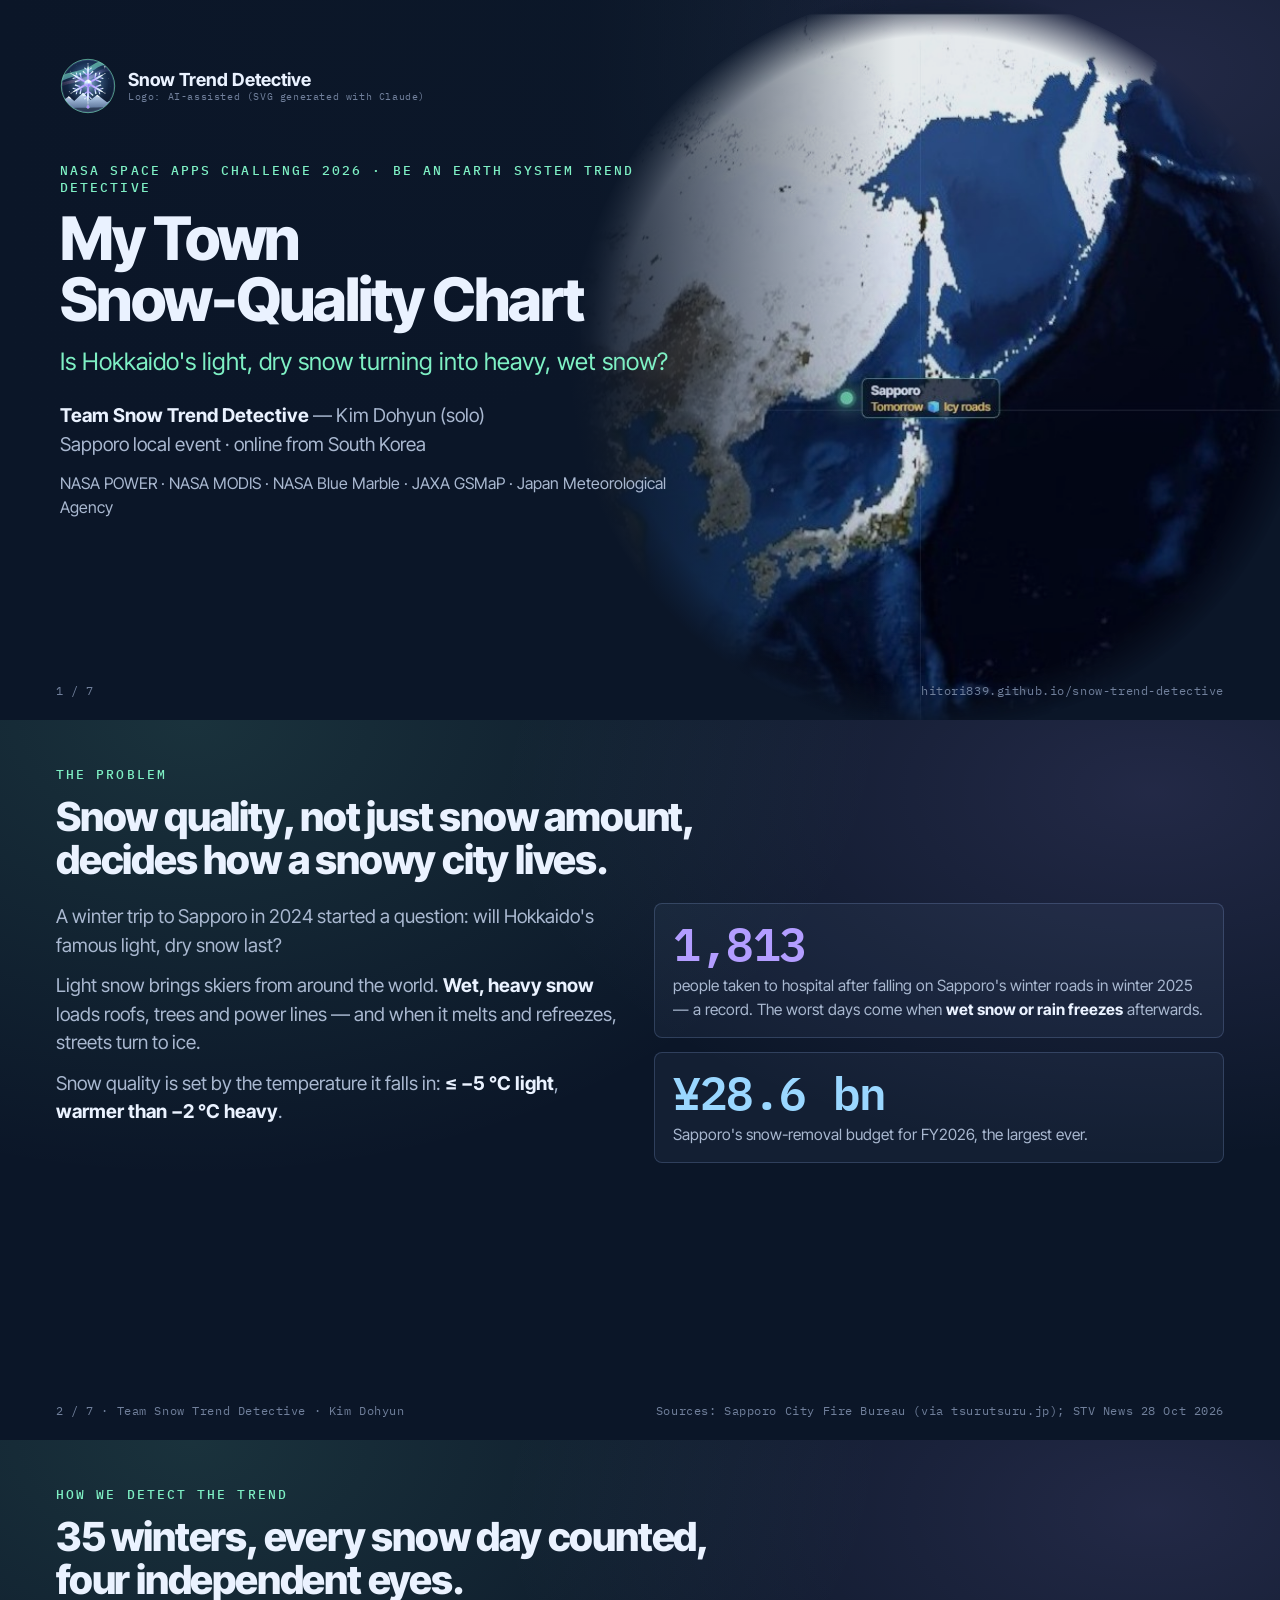
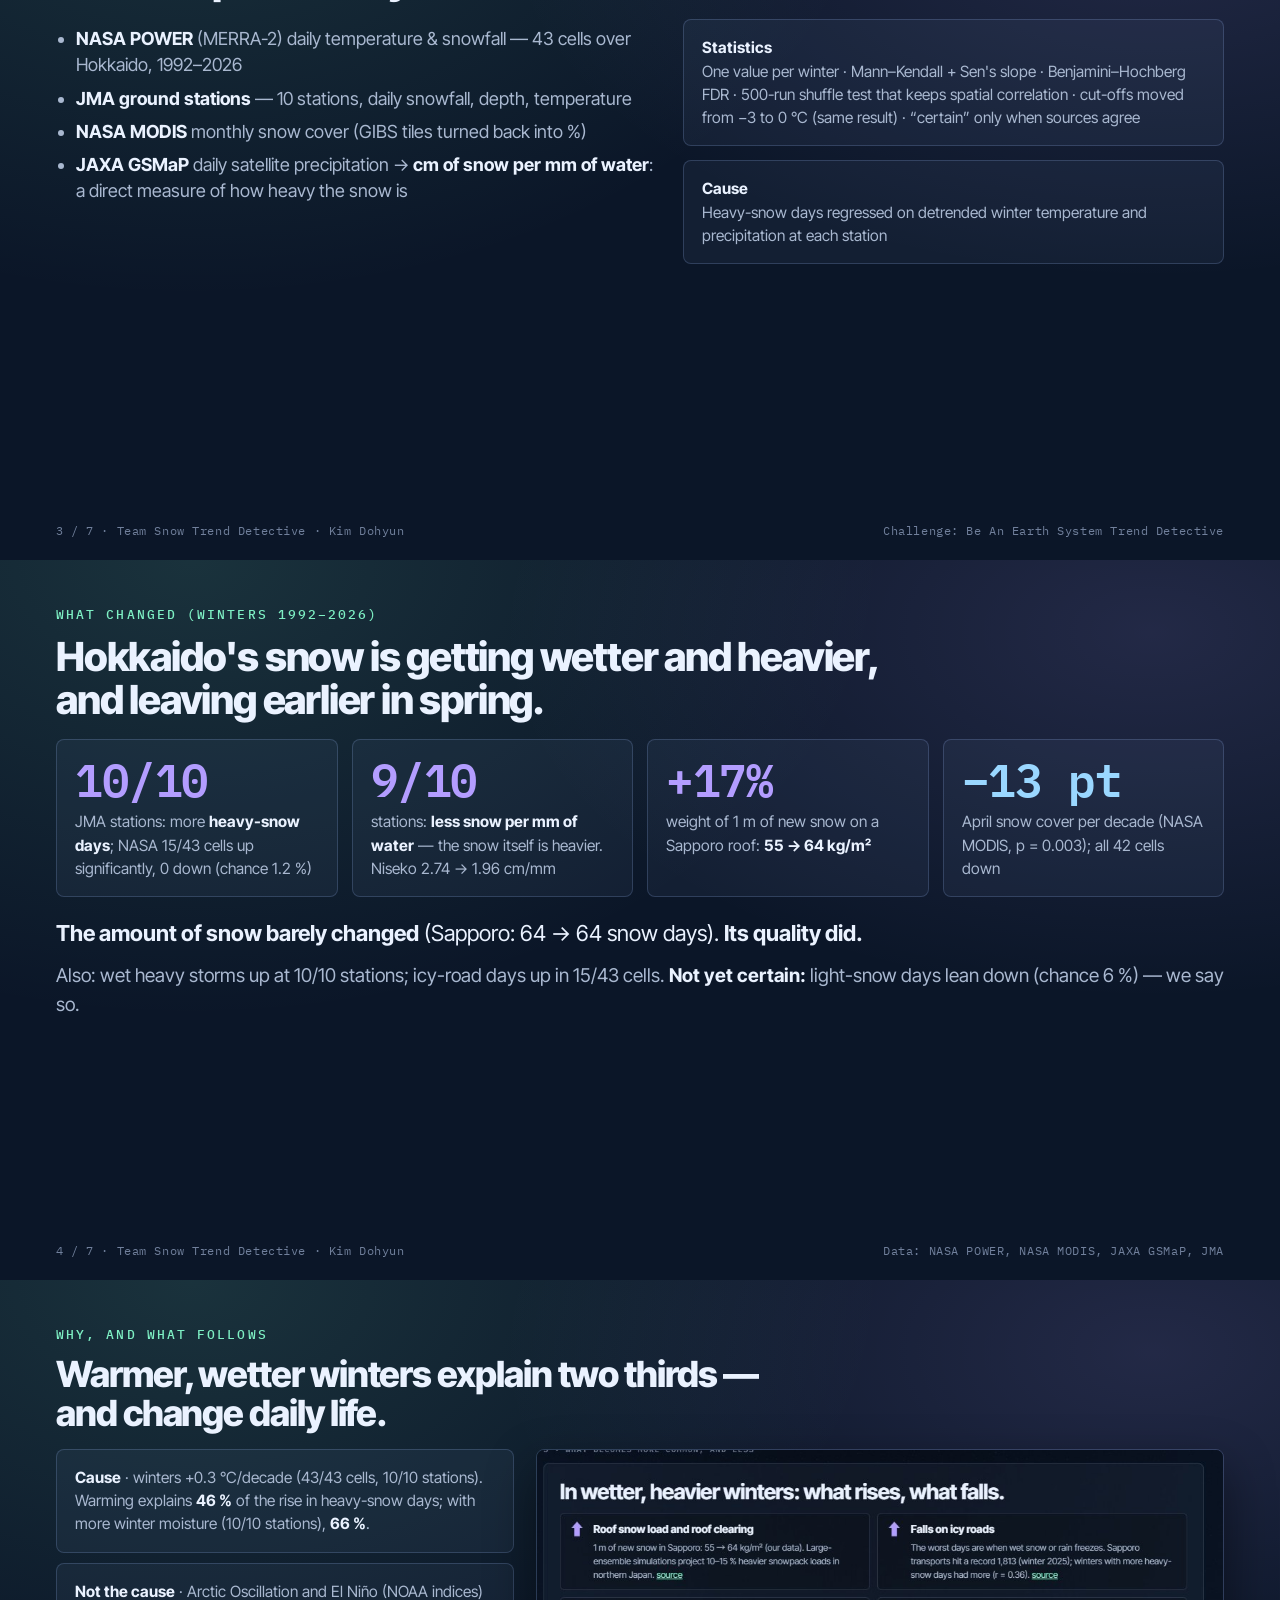
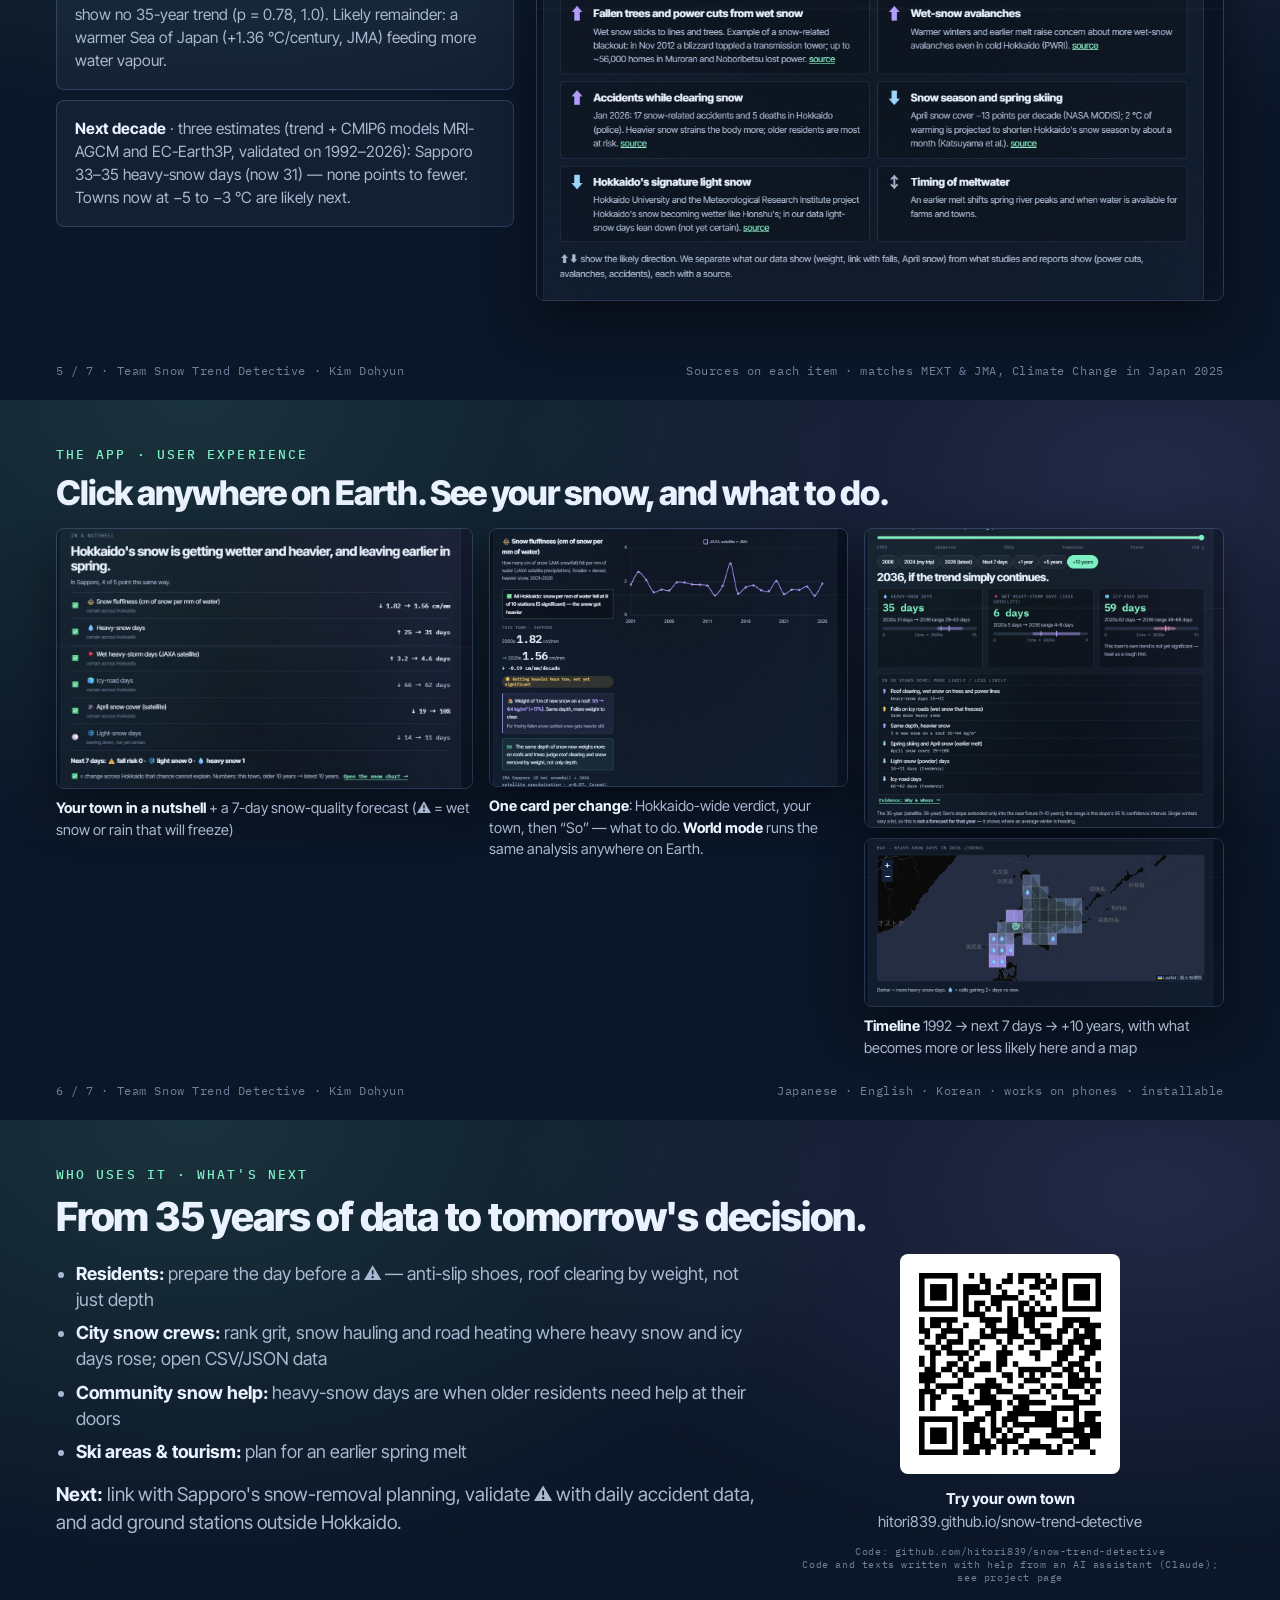
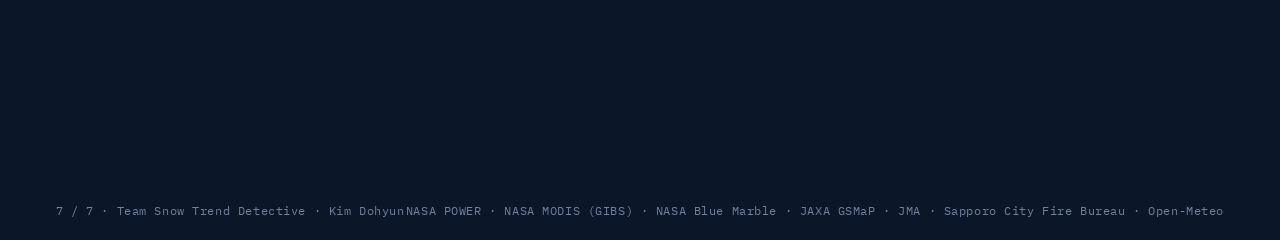
<file: docs/demo/slides.html>
<!doctype html>
<html lang="en">
<head>
<meta charset="utf-8">
<title>My Town Snow-Quality Chart — demo slides (Team Snow Trend Detective)</title>
<link href="https://fonts.googleapis.com/css2?family=Inter+Tight:wght@400;500;600;700;800&family=IBM+Plex+Mono:wght@400;500;600&display=swap" rel="stylesheet">
<style>
  @page{size:1280px 720px;margin:0}
  :root{--bg:#0b1628;--ink:#eaf2ff;--muted:#a9b8d0;--faint:#71809c;--line:rgba(160,190,255,.2);--mint:#7ef0c4;--violet:#b39dff;--ice:#9ad7ff;--warn:#ffd166}
  *{box-sizing:border-box}
  body{margin:0;background:#050b16;font-family:"Inter Tight",system-ui,sans-serif;color:var(--ink);-webkit-print-color-adjust:exact;print-color-adjust:exact}
  .s{width:1280px;height:720px;position:relative;overflow:hidden;page-break-after:always;padding:46px 56px;
     background:radial-gradient(ellipse at 15% 0%,rgba(126,240,196,.13),transparent 45%),radial-gradient(ellipse at 90% 10%,rgba(179,157,255,.14),transparent 40%),var(--bg)}
  .k{font:500 13px "IBM Plex Mono",monospace;letter-spacing:.16em;text-transform:uppercase;color:var(--mint)}
  h1{font-size:60px;line-height:1.02;letter-spacing:-.035em;margin:10px 0 14px;font-weight:800}
  h2{font-size:40px;line-height:1.08;letter-spacing:-.03em;margin:8px 0 16px;font-weight:800}
  p{font-size:19px;line-height:1.5;color:var(--muted);margin:0 0 12px}
  b{color:var(--ink)}
  .foot{position:absolute;left:56px;right:56px;bottom:22px;display:flex;justify-content:space-between;font:400 11.5px "IBM Plex Mono",monospace;color:var(--faint);letter-spacing:.05em}
  .n{font:600 46px "IBM Plex Mono",monospace;letter-spacing:-.03em;line-height:1}
  .shot{border:1px solid var(--line);border-radius:8px;display:block;box-shadow:0 20px 50px rgba(0,0,0,.45)}
  .grid2{display:grid;grid-template-columns:1fr 1fr;gap:28px;align-items:start}
  .tile{border:1px solid var(--line);border-radius:8px;padding:16px 18px;background:rgba(150,180,230,.06)}
  .tile .n{color:var(--violet)} .tile.i .n{color:var(--ice)} .tile.m .n{color:var(--mint)}
  .tile p{font-size:15.5px;margin:8px 0 0}
  ul{margin:0;padding-left:20px} li{font-size:18px;color:var(--muted);margin:7px 0;line-height:1.45}
  .chip{display:inline-block;font:500 13px "IBM Plex Mono",monospace;border:1px solid var(--line);border-radius:999px;padding:5px 12px;margin:0 8px 8px 0;color:var(--ink)}
  .ai{font:400 10px "IBM Plex Mono",monospace;color:var(--faint);letter-spacing:.06em}
</style>
</head>
<body>

<!-- 1 · Title -->
<section class="s" style="padding:0">
  <img src="img/globe.jpg" style="position:absolute;right:-30px;top:-10px;height:740px;width:740px;object-fit:cover;opacity:.9;border-radius:50%;-webkit-mask-image:radial-gradient(circle,#000 62%,transparent 71%);mask-image:radial-gradient(circle,#000 62%,transparent 71%)">
  <div style="position:absolute;inset:0;background:linear-gradient(90deg,rgba(11,22,40,1) 0%,rgba(11,22,40,.92) 46%,rgba(11,22,40,0) 70%)"></div>
  <div style="position:relative;padding:58px 60px;width:760px">
    <div style="display:flex;align-items:center;gap:12px"><img src="../assets/logo.svg" style="width:56px;height:56px"><div><div style="font-weight:700;font-size:18px">Snow Trend Detective</div><div class="ai">Logo: AI-assisted (SVG generated with Claude)</div></div></div>
    <p class="k" style="margin-top:48px">NASA Space Apps Challenge 2026 · Be An Earth System Trend Detective</p>
    <h1>My Town<br>Snow-Quality Chart</h1>
    <p style="font-size:24px;color:var(--mint);margin-bottom:22px">Is Hokkaido's light, dry snow turning into heavy, wet snow?</p>
    <p style="font-size:19px"><b>Team Snow Trend Detective</b> — Kim Dohyun (solo)<br>Sapporo local event · online from South Korea</p>
    <p style="font-size:16px">NASA POWER · NASA MODIS · NASA Blue Marble · JAXA GSMaP · Japan Meteorological Agency</p>
  </div>
  <div class="foot"><span>1 / 7</span><span>hitori839.github.io/snow-trend-detective</span></div>
</section>

<!-- 2 · Why this matters -->
<section class="s">
  <p class="k">The problem</p>
  <h2>Snow quality, not just snow amount,<br>decides how a snowy city lives.</h2>
  <div class="grid2" style="margin-top:22px">
    <div>
      <p>A winter trip to Sapporo in 2024 started a question: will Hokkaido's famous light, dry snow last?</p>
      <p>Light snow brings skiers from around the world. <b>Wet, heavy snow</b> loads roofs, trees and power lines — and when it melts and refreezes, streets turn to ice.</p>
      <p>Snow quality is set by the temperature it falls in: <b>≤ −5 °C light</b>, <b>warmer than −2 °C heavy</b>.</p>
    </div>
    <div style="display:grid;gap:14px">
      <div class="tile"><div class="n">1,813</div><p>people taken to hospital after falling on Sapporo's winter roads in winter 2025 — a record. The worst days come when <b>wet snow or rain freezes</b> afterwards.</p></div>
      <div class="tile i"><div class="n">¥28.6 bn</div><p>Sapporo's snow-removal budget for FY2026, the largest ever.</p></div>
    </div>
  </div>
  <div class="foot"><span>2 / 7 · Team Snow Trend Detective · Kim Dohyun</span><span>Sources: Sapporo City Fire Bureau (via tsurutsuru.jp); STV News 28 Oct 2026</span></div>
</section>

<!-- 3 · Data & method -->
<section class="s">
  <p class="k">How we detect the trend</p>
  <h2>35 winters, every snow day counted,<br>four independent eyes.</h2>
  <div class="grid2" style="margin-top:18px;grid-template-columns:1.05fr .95fr">
    <ul>
      <li><b>NASA POWER</b> (MERRA-2) daily temperature &amp; snowfall — 43 cells over Hokkaido, 1992–2026</li>
      <li><b>JMA ground stations</b> — 10 stations, daily snowfall, depth, temperature</li>
      <li><b>NASA MODIS</b> monthly snow cover (GIBS tiles turned back into %)</li>
      <li><b>JAXA GSMaP</b> daily satellite precipitation → <b>cm of snow per mm of water</b>: a direct measure of how heavy the snow is</li>
    </ul>
    <div>
      <div class="tile m"><p style="margin:0"><b>Statistics</b><br>One value per winter · Mann–Kendall + Sen's slope · Benjamini–Hochberg FDR · 500-run shuffle test that keeps spatial correlation · cut-offs moved from −3 to 0 °C (same result) · “certain” only when sources agree</p></div>
      <div class="tile" style="margin-top:14px"><p style="margin:0"><b>Cause</b><br>Heavy-snow days regressed on detrended winter temperature and precipitation at each station</p></div>
    </div>
  </div>
  <div class="foot"><span>3 / 7 · Team Snow Trend Detective · Kim Dohyun</span><span>Challenge: Be An Earth System Trend Detective</span></div>
</section>

<!-- 4 · Findings -->
<section class="s">
  <p class="k">What changed (winters 1992–2026)</p>
  <h2>Hokkaido's snow is getting wetter and heavier,<br>and leaving earlier in spring.</h2>
  <div style="display:grid;grid-template-columns:repeat(4,1fr);gap:14px;margin-top:18px">
    <div class="tile"><div class="n">10/10</div><p>JMA stations: more <b>heavy-snow days</b>; NASA 15/43 cells up significantly, 0 down (chance 1.2 %)</p></div>
    <div class="tile"><div class="n">9/10</div><p>stations: <b>less snow per mm of water</b> — the snow itself is heavier. Niseko 2.74 → 1.96 cm/mm</p></div>
    <div class="tile"><div class="n">+17%</div><p>weight of 1 m of new snow on a Sapporo roof: <b>55 → 64 kg/m²</b></p></div>
    <div class="tile i"><div class="n">−13 pt</div><p>April snow cover per decade (NASA MODIS, p = 0.003); all 42 cells down</p></div>
  </div>
  <p style="margin-top:20px;font-size:22px;color:var(--ink)"><b>The amount of snow barely changed</b> (Sapporo: 64 → 64 snow days). <b>Its quality did.</b></p>
  <p>Also: wet heavy storms up at 10/10 stations; icy-road days up in 15/43 cells. <b>Not yet certain:</b> light-snow days lean down (chance 6 %) — we say so.</p>
  <div class="foot"><span>4 / 7 · Team Snow Trend Detective · Kim Dohyun</span><span>Data: NASA POWER, NASA MODIS, JAXA GSMaP, JMA</span></div>
</section>

<!-- 5 · Why & what follows -->
<section class="s">
  <p class="k">Why, and what follows</p>
  <h2 style="font-size:36px">Warmer, wetter winters explain two thirds —<br>and change daily life.</h2>
  <div class="grid2" style="grid-template-columns:.8fr 1.2fr;gap:22px">
    <div>
      <div class="tile m"><p style="margin:0;font-size:15.5px"><b>Cause</b> · winters +0.3 °C/decade (43/43 cells, 10/10 stations). Warming explains <b>46 %</b> of the rise in heavy-snow days; with more winter moisture (10/10 stations), <b>66 %</b>.</p></div>
      <div class="tile" style="margin-top:10px"><p style="margin:0;font-size:15.5px"><b>Not the cause</b> · Arctic Oscillation and El Niño (NOAA indices) show no 35-year trend (p = 0.78, 1.0). Likely remainder: a warmer Sea of Japan (+1.36 °C/century, JMA) feeding more water vapour.</p></div>
      <div class="tile i" style="margin-top:10px"><p style="margin:0;font-size:15.5px"><b>Next decade</b> · three estimates (trend + CMIP6 models MRI-AGCM and EC-Earth3P, validated on 1992–2026): Sapporo 33–35 heavy-snow days (now 31) — none points to fewer. Towns now at −5 to −3 °C are likely next.</p></div>
    </div>
    <div><img class="shot" src="img/cq.jpg" style="width:100%"></div>
  </div>
  <div class="foot"><span>5 / 7 · Team Snow Trend Detective · Kim Dohyun</span><span>Sources on each item · matches MEXT &amp; JMA, Climate Change in Japan 2025</span></div>
</section>

<!-- 6 · The app -->
<section class="s">
  <p class="k">The app · user experience</p>
  <h2 style="font-size:34px">Click anywhere on Earth. See your snow, and what to do.</h2>
  <div style="display:grid;grid-template-columns:1.1fr .95fr .95fr;gap:16px;align-items:start">
    <div><img class="shot" src="img/nutshell.jpg" style="width:100%"><p style="font-size:14.5px;margin-top:8px"><b>Your town in a nutshell</b> + a 7-day snow-quality forecast (⚠️ = wet snow or rain that will freeze)</p></div>
    <div><img class="shot" src="img/card.jpg" style="width:100%"><p style="font-size:14.5px;margin-top:8px"><b>One card per change</b>: Hokkaido-wide verdict, your town, then “So” — what to do. <b>World mode</b> runs the same analysis anywhere on Earth.</p></div>
    <div><img class="shot" src="img/tl10.jpg" style="width:100%;margin-bottom:10px"><img class="shot" src="img/tlmap.jpg" style="width:100%"><p style="font-size:14.5px;margin-top:8px"><b>Timeline</b> 1992 → next 7 days → +10 years, with what becomes more or less likely here and a map</p></div>
  </div>
  <div class="foot"><span>6 / 7 · Team Snow Trend Detective · Kim Dohyun</span><span>Japanese · English · Korean · works on phones · installable</span></div>
</section>

<!-- 7 · Impact & next -->
<section class="s">
  <p class="k">Who uses it · what's next</p>
  <h2>From 35 years of data to tomorrow's decision.</h2>
  <div class="grid2" style="grid-template-columns:1.25fr .75fr">
    <div>
      <ul>
        <li><b>Residents:</b> prepare the day before a ⚠️ — anti-slip shoes, roof clearing by weight, not just depth</li>
        <li><b>City snow crews:</b> rank grit, snow hauling and road heating where heavy snow and icy days rose; open CSV/JSON data</li>
        <li><b>Community snow help:</b> heavy-snow days are when older residents need help at their doors</li>
        <li><b>Ski areas &amp; tourism:</b> plan for an earlier spring melt</li>
      </ul>
      <p style="margin-top:16px"><b>Next:</b> link with Sapporo's snow-removal planning, validate ⚠️ with daily accident data, and add ground stations outside Hokkaido.</p>
    </div>
    <div style="text-align:center">
      <img src="qr.png" style="width:220px;height:220px;border-radius:8px;background:#fff;padding:8px">
      <p style="font-size:15px;margin-top:10px"><b>Try your own town</b><br>hitori839.github.io/snow-trend-detective</p>
      <p class="ai" style="margin-top:8px">Code: github.com/hitori839/snow-trend-detective<br>Code and texts written with help from an AI assistant (Claude); see project page</p>
    </div>
  </div>
  <div class="foot"><span>7 / 7 · Team Snow Trend Detective · Kim Dohyun</span><span>NASA POWER · NASA MODIS (GIBS) · NASA Blue Marble · JAXA GSMaP · JMA · Sapporo City Fire Bureau · Open-Meteo</span></div>
</section>

</body>
</html>
</file>
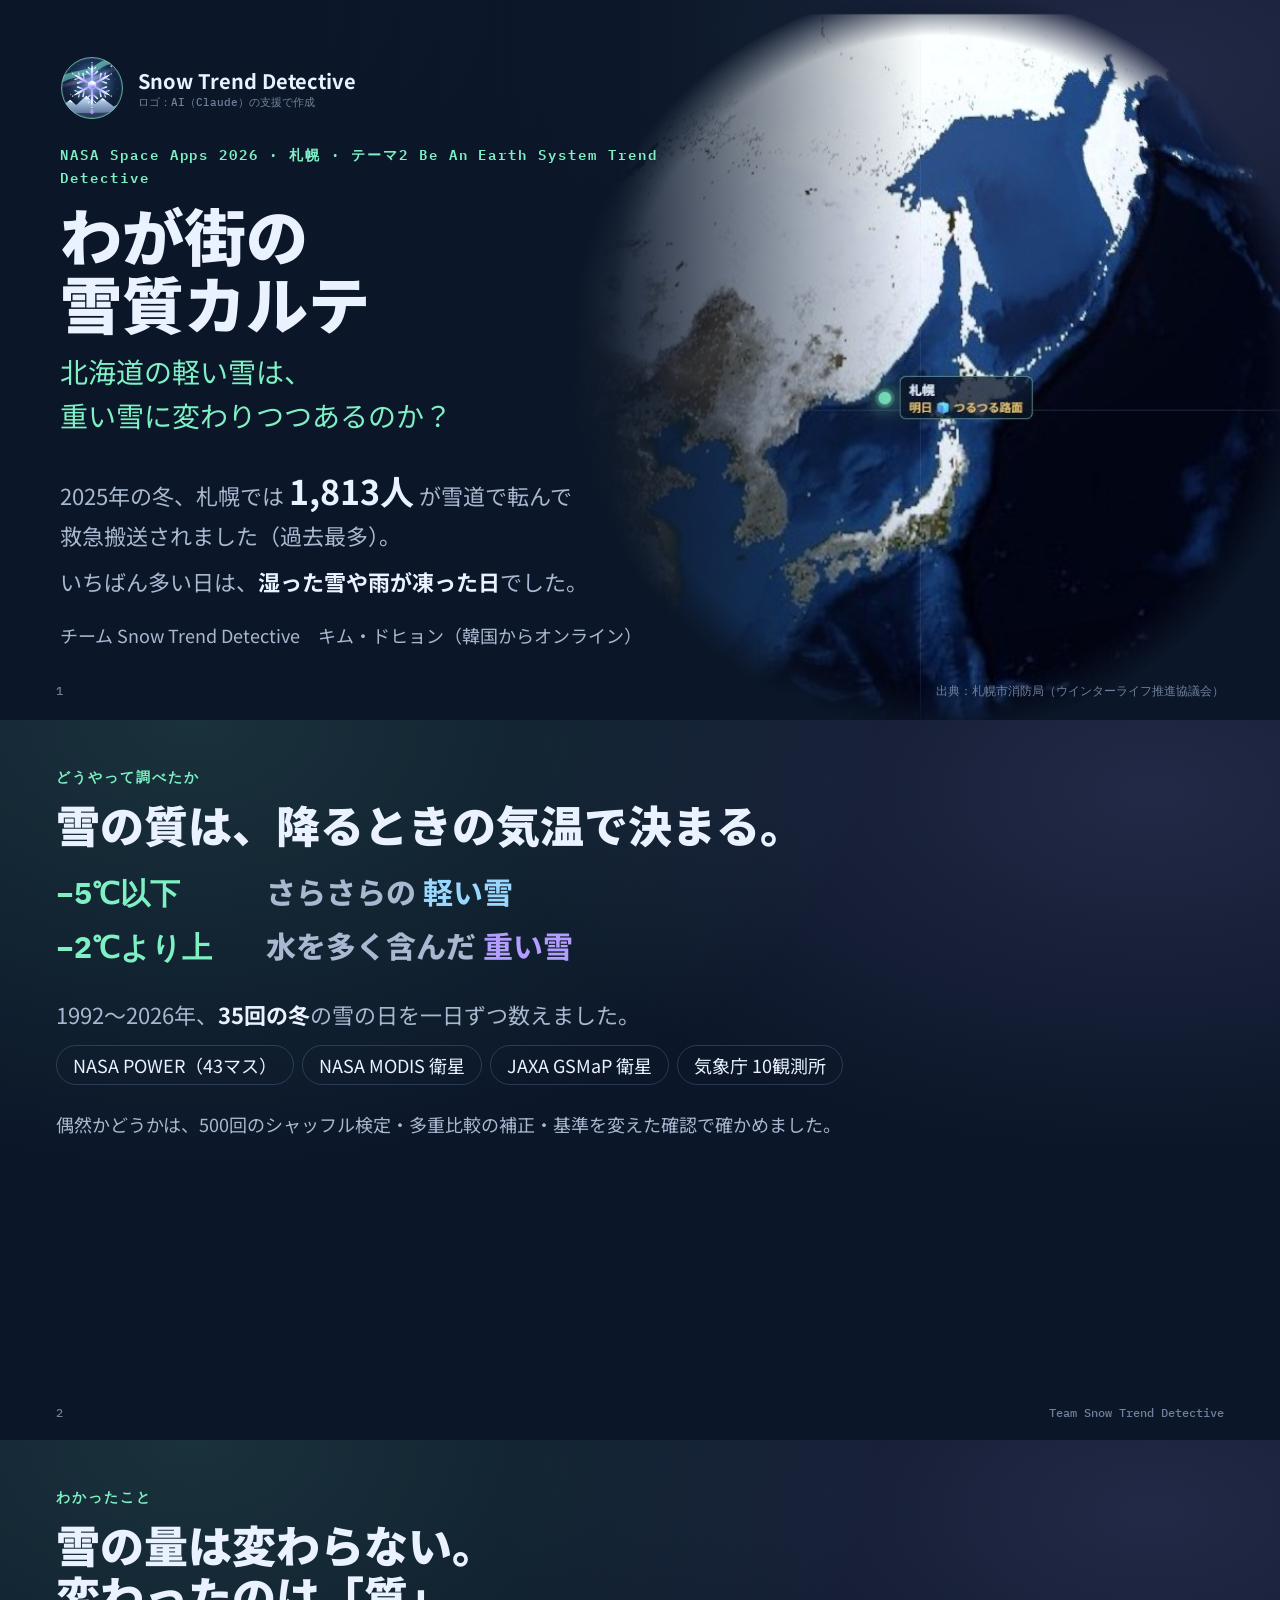
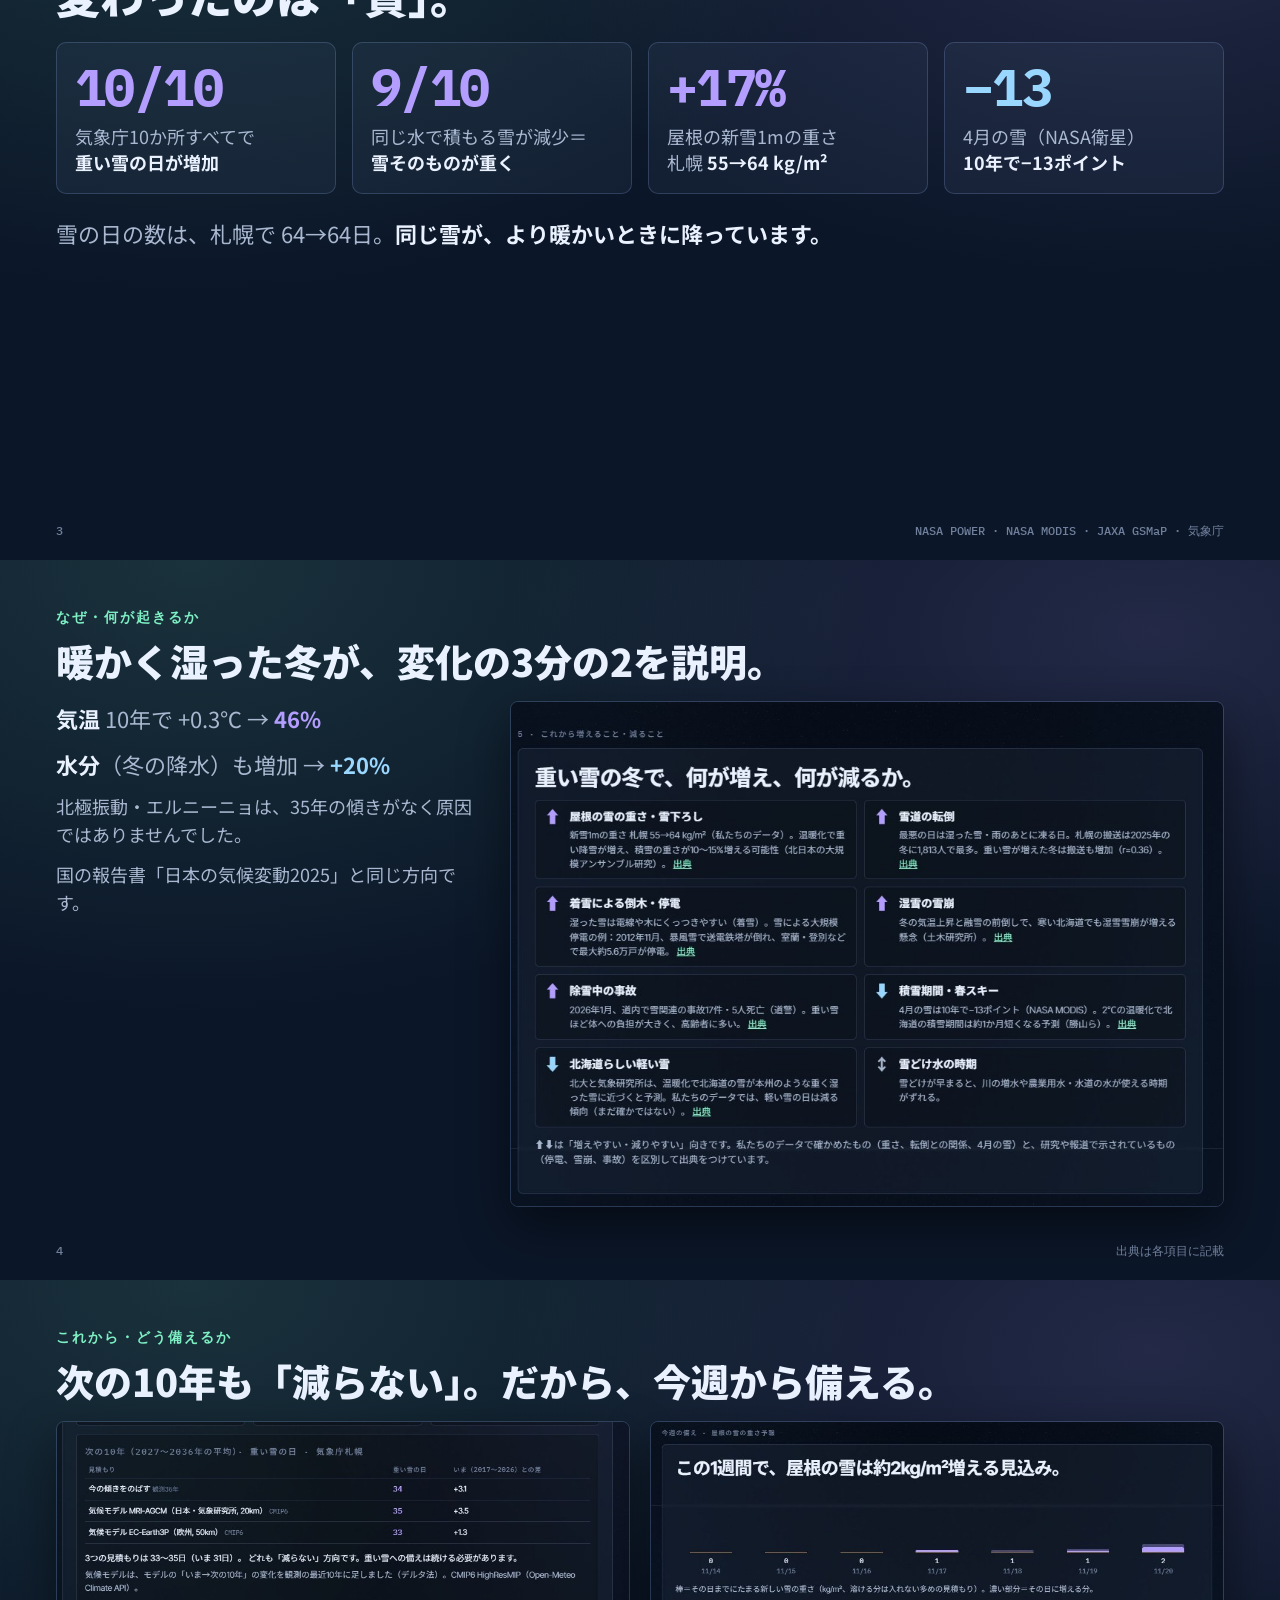
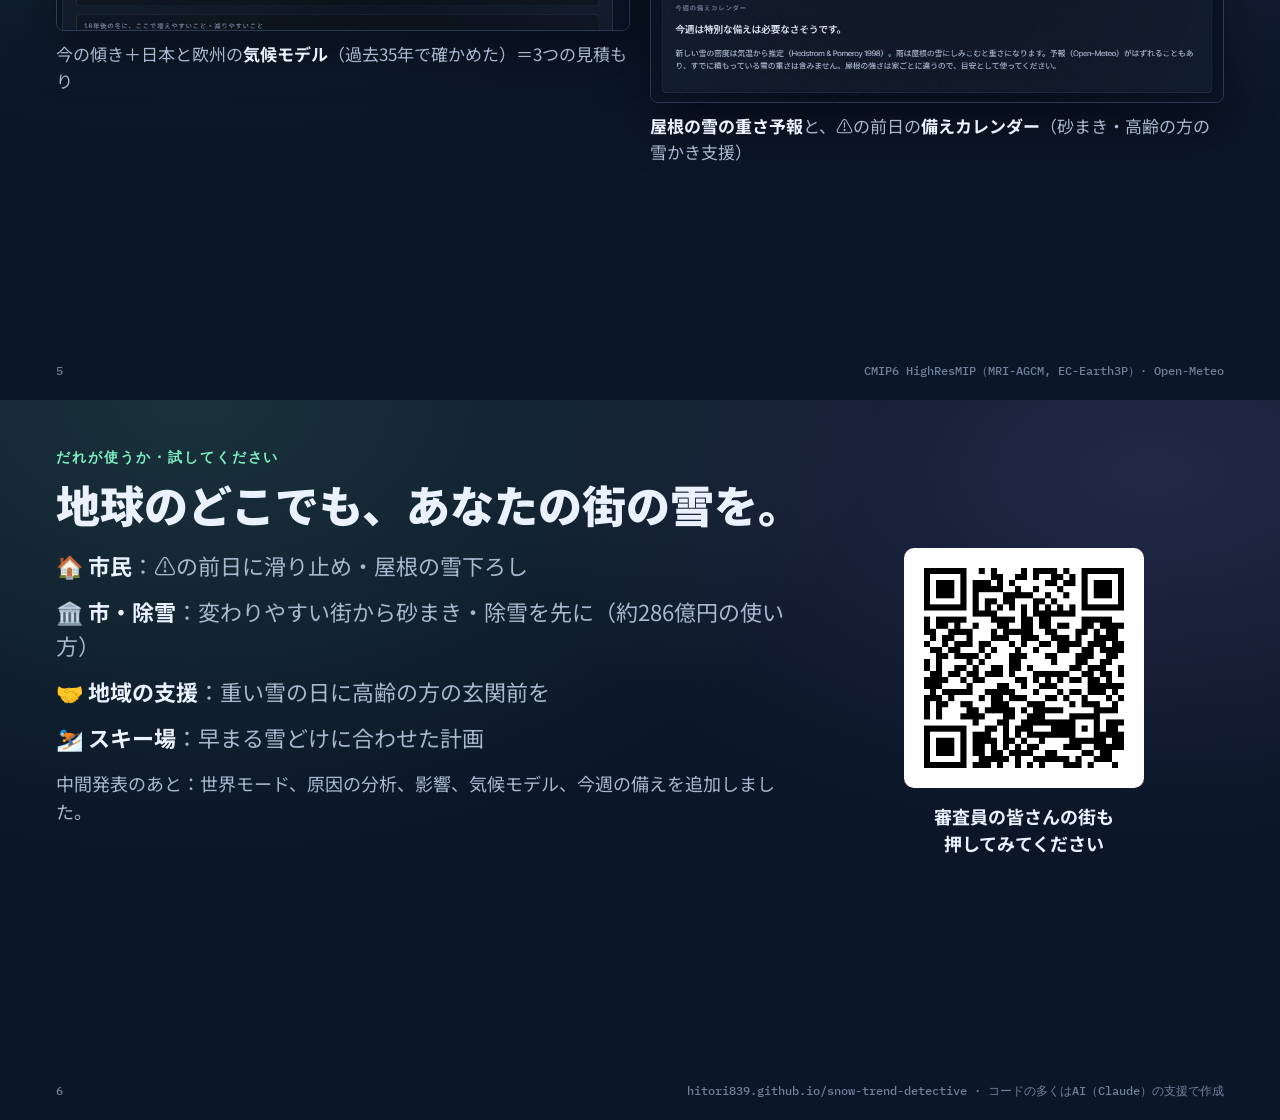
<file: docs/demo/slides_ja.html>
<!doctype html>
<html lang="ja">
<head>
<meta charset="utf-8">
<title>わが街の雪質カルテ — 発表スライド（日本語）</title>
<link href="https://fonts.googleapis.com/css2?family=Inter+Tight:wght@500;700;800&family=IBM+Plex+Mono:wght@500;600&family=Noto+Sans+JP:wght@400;500;700;800;900&display=swap" rel="stylesheet">
<style>
  @page{size:1280px 720px;margin:0}
  :root{--bg:#0b1628;--ink:#eaf2ff;--muted:#a9b8d0;--faint:#71809c;--line:rgba(160,190,255,.2);--mint:#7ef0c4;--violet:#b39dff;--ice:#9ad7ff;--warn:#ffd166}
  *{box-sizing:border-box}
  body{margin:0;background:#050b16;font-family:"Noto Sans JP","Inter Tight",sans-serif;color:var(--ink);-webkit-print-color-adjust:exact;print-color-adjust:exact}
  .s{width:1280px;height:720px;position:relative;overflow:hidden;page-break-after:always;padding:44px 56px;
     background:radial-gradient(ellipse at 15% 0%,rgba(126,240,196,.13),transparent 45%),radial-gradient(ellipse at 90% 10%,rgba(179,157,255,.14),transparent 40%),var(--bg)}
  .k{font:600 14px "IBM Plex Mono",monospace;letter-spacing:.14em;color:var(--mint)}
  h1{font-size:62px;line-height:1.1;margin:10px 0 14px;font-weight:900}
  h2{font-size:44px;line-height:1.15;margin:8px 0 18px;font-weight:900}
  p{font-size:22px;line-height:1.55;color:var(--muted);margin:0 0 12px}
  b{color:var(--ink)}
  .big{font:700 64px "IBM Plex Mono",monospace;letter-spacing:-.03em;line-height:1}
  .foot{position:absolute;left:56px;right:56px;bottom:20px;display:flex;justify-content:space-between;font:500 12px "IBM Plex Mono",monospace;color:var(--faint)}
  .shot{border:1px solid var(--line);border-radius:8px;display:block;box-shadow:0 20px 50px rgba(0,0,0,.45)}
  .tiles{display:grid;grid-template-columns:repeat(4,1fr);gap:16px;margin-top:22px}
  .tile{border:1px solid var(--line);border-radius:10px;padding:18px 18px;background:rgba(150,180,230,.06)}
  .tile .big{color:var(--violet);font-size:52px} .tile.i .big{color:var(--ice)}
  .tile p{font-size:18px;margin:10px 0 0;line-height:1.45}
  .g2{display:grid;grid-template-columns:1fr 1fr;gap:26px;align-items:start}
  .pill{display:inline-block;border:1px solid var(--line);border-radius:999px;padding:6px 16px;margin:0 8px 8px 0;font-size:18px;color:var(--ink)}
  .rule{font-size:30px;font-weight:800;margin:6px 0}
  .rule span{display:inline-block;min-width:210px;font-family:"IBM Plex Mono",monospace;color:var(--mint)}
</style>
</head>
<body>

<!-- 1 -->
<section class="s" style="padding:0">
  <img src="img/ja_globe.jpg" style="position:absolute;right:-30px;top:-10px;height:740px;width:740px;object-fit:cover;border-radius:50%;-webkit-mask-image:radial-gradient(circle,#000 62%,transparent 71%);mask-image:radial-gradient(circle,#000 62%,transparent 71%)">
  <div style="position:absolute;inset:0;background:linear-gradient(90deg,rgba(11,22,40,1) 0%,rgba(11,22,40,.92) 48%,rgba(11,22,40,0) 72%)"></div>
  <div style="position:relative;padding:56px 60px;width:780px">
    <div style="display:flex;align-items:center;gap:14px"><img src="../assets/logo.svg" style="width:64px;height:64px"><div><b style="font-size:20px">Snow Trend Detective</b><div style="font:500 11px 'IBM Plex Mono',monospace;color:#71809c">ロゴ：AI（Claude）の支援で作成</div></div></div>
    <p class="k" style="margin-top:22px">NASA Space Apps 2026 · 札幌 · テーマ2 Be An Earth System Trend Detective</p>
    <h1>わが街の<br>雪質カルテ</h1>
    <p style="font-size:28px;color:var(--mint)">北海道の軽い雪は、<br>重い雪に変わりつつあるのか？</p>
    <p style="margin-top:28px">2025年の冬、札幌では <b style="font-size:34px">1,813人</b> が雪道で転んで<br>救急搬送されました（過去最多）。</p>
    <p>いちばん多い日は、<b>湿った雪や雨が凍った日</b>でした。</p>
    <p style="font-size:18px;margin-top:24px">チーム Snow Trend Detective　キム・ドヒョン（韓国からオンライン）</p>
  </div>
  <div class="foot"><span>1</span><span>出典：札幌市消防局（ウインターライフ推進協議会）</span></div>
</section>

<!-- 2 -->
<section class="s">
  <p class="k">どうやって調べたか</p>
  <h2>雪の質は、降るときの気温で決まる。</h2>
  <p class="rule"><span>−5℃以下</span>さらさらの <b style="color:var(--ice)">軽い雪</b></p>
  <p class="rule"><span>−2℃より上</span>水を多く含んだ <b style="color:var(--violet)">重い雪</b></p>
  <p style="margin-top:26px">1992〜2026年、<b>35回の冬</b>の雪の日を一日ずつ数えました。</p>
  <div style="margin-top:14px"><span class="pill">NASA POWER（43マス）</span><span class="pill">NASA MODIS 衛星</span><span class="pill">JAXA GSMaP 衛星</span><span class="pill">気象庁 10観測所</span></div>
  <p style="font-size:18px;margin-top:18px">偶然かどうかは、500回のシャッフル検定・多重比較の補正・基準を変えた確認で確かめました。</p>
  <div class="foot"><span>2</span><span>Team Snow Trend Detective</span></div>
</section>

<!-- 3 -->
<section class="s">
  <p class="k">わかったこと</p>
  <h2>雪の量は変わらない。<br>変わったのは「質」。</h2>
  <div class="tiles">
    <div class="tile"><div class="big">10/10</div><p>気象庁10か所すべてで<br><b>重い雪の日が増加</b></p></div>
    <div class="tile"><div class="big">9/10</div><p>同じ水で積もる雪が減少＝<br><b>雪そのものが重く</b></p></div>
    <div class="tile"><div class="big">+17%</div><p>屋根の新雪1mの重さ<br>札幌 <b>55→64 kg/m²</b></p></div>
    <div class="tile i"><div class="big">−13</div><p>4月の雪（NASA衛星）<br><b>10年で−13ポイント</b></p></div>
  </div>
  <p style="margin-top:22px">雪の日の数は、札幌で 64→64日。<b>同じ雪が、より暖かいときに降っています。</b></p>
  <div class="foot"><span>3</span><span>NASA POWER · NASA MODIS · JAXA GSMaP · 気象庁</span></div>
</section>

<!-- 4 -->
<section class="s">
  <p class="k">なぜ・何が起きるか</p>
  <h2 style="font-size:38px">暖かく湿った冬が、変化の3分の2を説明。</h2>
  <div class="g2" style="grid-template-columns:.75fr 1.25fr">
    <div>
      <p><b>気温</b> 10年で +0.3℃ → <b style="color:var(--violet)">46%</b></p>
      <p><b>水分</b>（冬の降水）も増加 → <b style="color:var(--ice)">+20%</b></p>
      <p style="font-size:18px">北極振動・エルニーニョは、35年の傾きがなく原因ではありませんでした。</p>
      <p style="font-size:18px">国の報告書「日本の気候変動2025」と同じ方向です。</p>
    </div>
    <img class="shot" src="img/ja_cq.jpg" style="width:100%">
  </div>
  <div class="foot"><span>4</span><span>出典は各項目に記載</span></div>
</section>

<!-- 5 -->
<section class="s">
  <p class="k">これから・どう備えるか</p>
  <h2 style="font-size:38px">次の10年も「減らない」。だから、今週から備える。</h2>
  <div class="g2" style="gap:20px">
    <div>
      <img class="shot" src="img/ja_three.jpg" style="width:100%;max-height:330px;object-fit:cover;object-position:top">
      <p style="font-size:17px;margin-top:10px">今の傾き＋日本と欧州の<b>気候モデル</b>（過去35年で確かめた）＝3つの見積もり</p>
    </div>
    <div>
      <img class="shot" src="img/ja_roof.jpg" style="width:100%;max-height:330px;object-fit:cover;object-position:top">
      <p style="font-size:17px;margin-top:10px"><b>屋根の雪の重さ予報</b>と、⚠️の前日の<b>備えカレンダー</b>（砂まき・高齢の方の雪かき支援）</p>
    </div>
  </div>
  <div class="foot"><span>5</span><span>CMIP6 HighResMIP（MRI-AGCM, EC-Earth3P）· Open-Meteo</span></div>
</section>

<!-- 6 -->
<section class="s">
  <p class="k">だれが使うか・試してください</p>
  <h2>地球のどこでも、あなたの街の雪を。</h2>
  <div class="g2" style="grid-template-columns:1.3fr .7fr">
    <div>
      <p>🏠 <b>市民</b>：⚠️の前日に滑り止め・屋根の雪下ろし</p>
      <p>🏛️ <b>市・除雪</b>：変わりやすい街から砂まき・除雪を先に（約286億円の使い方）</p>
      <p>🤝 <b>地域の支援</b>：重い雪の日に高齢の方の玄関前を</p>
      <p>⛷️ <b>スキー場</b>：早まる雪どけに合わせた計画</p>
      <p style="font-size:18px;margin-top:16px">中間発表のあと：世界モード、原因の分析、影響、気候モデル、今週の備えを追加しました。</p>
    </div>
    <div style="text-align:center">
      <img src="qr.png" style="width:240px;height:240px;border-radius:10px;background:#fff;padding:8px">
      <p style="font-size:18px;margin-top:10px"><b>審査員の皆さんの街も<br>押してみてください</b></p>
    </div>
  </div>
  <div class="foot"><span>6</span><span>hitori839.github.io/snow-trend-detective · コードの多くはAI（Claude）の支援で作成</span></div>
</section>
</body>
</html>
</file>
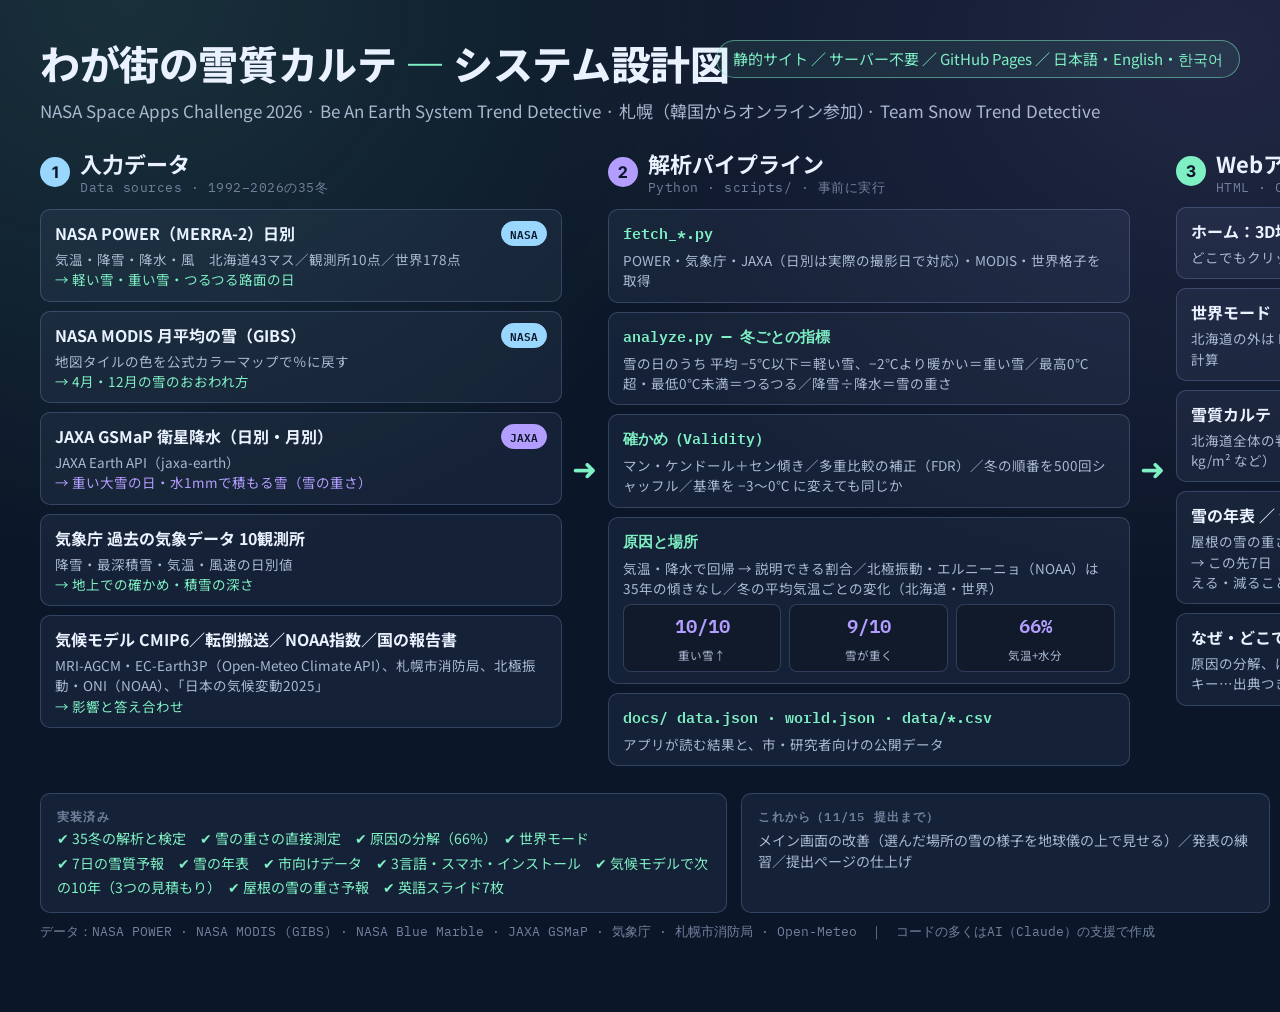
<file: docs/demo/system.html>
<!doctype html>
<html lang="ja">
<head>
<meta charset="utf-8">
<title>わが街の雪質カルテ — システム設計図</title>
<link href="https://fonts.googleapis.com/css2?family=Inter+Tight:wght@500;700;800&family=IBM+Plex+Mono:wght@500;600&family=Noto+Sans+JP:wght@400;500;700;800&display=swap" rel="stylesheet">
<style>
  :root{--bg:#0b1628;--card:rgba(150,180,230,.07);--ink:#eaf2ff;--muted:#a9b8d0;--faint:#71809c;--line:rgba(160,190,255,.22);--mint:#7ef0c4;--violet:#b39dff;--ice:#9ad7ff;--warn:#ffd166}
  *{box-sizing:border-box}
  body{margin:0;width:1800px;height:1012px;background:radial-gradient(ellipse at 10% 0%,rgba(126,240,196,.12),transparent 40%),radial-gradient(ellipse at 95% 5%,rgba(179,157,255,.13),transparent 40%),var(--bg);color:var(--ink);font-family:"Noto Sans JP","Inter Tight",sans-serif;padding:34px 40px}
  h1{margin:0;font-size:40px;font-weight:800;letter-spacing:-.01em}
  h1 span{color:var(--mint)}
  .sub{color:var(--muted);font-size:17px;margin:6px 0 0}
  .badge{position:absolute;top:40px;right:40px;border:1px solid rgba(126,240,196,.5);color:var(--mint);border-radius:999px;padding:7px 16px;font-size:15px;background:rgba(126,240,196,.08)}
  .cols{display:grid;grid-template-columns:1fr 46px 1fr 46px 1.12fr;margin-top:24px;align-items:start}
  .head{display:flex;align-items:center;gap:10px;margin-bottom:12px}
  .num{width:30px;height:30px;border-radius:50%;display:grid;place-items:center;font:700 16px "Inter Tight";color:#0b1628}
  .head b{font-size:22px} .head small{display:block;color:var(--faint);font-size:12.5px;font-family:"IBM Plex Mono",monospace;letter-spacing:.04em}
  .c{border:1px solid var(--line);border-radius:10px;background:var(--card);padding:11px 14px;margin-bottom:9px}
  .c b{font-size:16px}
  .c p{margin:4px 0 0;color:var(--muted);font-size:13.5px;line-height:1.5}
  .c .to{color:var(--mint)} .c.v .to{color:var(--violet)}
  .tag{float:right;font:600 11px "IBM Plex Mono",monospace;border-radius:999px;padding:2px 8px;border:1px solid var(--line);color:var(--muted)}
  .tag.n{color:#0b1628;background:var(--ice);border-color:var(--ice)} .tag.j{color:#0b1628;background:var(--violet);border-color:var(--violet)}
  .arrow{display:grid;place-items:center;height:640px;color:var(--mint);font-size:30px}
  .mono{font-family:"IBM Plex Mono",monospace;color:var(--mint);font-size:14.5px;font-weight:600}
  .stat{display:grid;grid-template-columns:repeat(3,1fr);gap:8px;margin-top:6px}
  .stat div{border:1px solid var(--line);border-radius:8px;padding:6px 8px;text-align:center;background:rgba(0,0,0,.2)}
  .stat b{display:block;font:600 19px "IBM Plex Mono";color:var(--violet)} .stat span{font-size:11.5px;color:var(--muted)}
  .bottom{display:grid;grid-template-columns:1.3fr 1fr .9fr;gap:14px;margin-top:6px}
  .bottom .c{margin:0;padding:12px 16px}
  .k{font:600 12px "IBM Plex Mono",monospace;letter-spacing:.1em;color:var(--faint);text-transform:uppercase}
  .ok{color:var(--mint);font-size:14px;line-height:1.75}
  .legend{margin-top:10px;color:var(--faint);font-size:12.5px;font-family:"IBM Plex Mono",monospace}
</style>
</head>
<body>
<h1>わが街の雪質カルテ <span>—</span> システム設計図</h1>
<p class="sub">NASA Space Apps Challenge 2026 · Be An Earth System Trend Detective · 札幌（韓国からオンライン参加）· Team Snow Trend Detective</p>
<div class="badge">静的サイト ／ サーバー不要 ／ GitHub Pages ／ 日本語・English・한국어</div>

<div class="cols">
  <!-- 1 data -->
  <div>
    <div class="head"><div class="num" style="background:var(--ice)">1</div><div><b>入力データ</b><small>Data sources · 1992–2026の35冬</small></div></div>
    <div class="c"><span class="tag n">NASA</span><b>NASA POWER（MERRA-2）日別</b><p>気温・降雪・降水・風　北海道43マス／観測所10点／世界178点<br><span class="to">→ 軽い雪・重い雪・つるつる路面の日</span></p></div>
    <div class="c"><span class="tag n">NASA</span><b>NASA MODIS 月平均の雪（GIBS）</b><p>地図タイルの色を公式カラーマップで％に戻す<br><span class="to">→ 4月・12月の雪のおおわれ方</span></p></div>
    <div class="c v"><span class="tag j">JAXA</span><b>JAXA GSMaP 衛星降水（日別・月別）</b><p>JAXA Earth API（jaxa-earth）<br><span class="to">→ 重い大雪の日・水1mmで積もる雪（雪の重さ）</span></p></div>
    <div class="c"><b>気象庁 過去の気象データ 10観測所</b><p>降雪・最深積雪・気温・風速の日別値<br><span class="to">→ 地上での確かめ・積雪の深さ</span></p></div>
    <div class="c"><b>気候モデル CMIP6／転倒搬送／NOAA指数／国の報告書</b><p>MRI-AGCM・EC-Earth3P（Open-Meteo Climate API）、札幌市消防局、北極振動・ONI（NOAA）、「日本の気候変動2025」<br><span class="to">→ 影響と答え合わせ</span></p></div>
  </div>
  <div class="arrow">➜</div>

  <!-- 2 pipeline -->
  <div>
    <div class="head"><div class="num" style="background:var(--violet)">2</div><div><b>解析パイプライン</b><small>Python · scripts/ · 事前に実行</small></div></div>
    <div class="c"><div class="mono">fetch_*.py</div><p>POWER・気象庁・JAXA（日別は実際の撮影日で対応）・MODIS・世界格子を取得</p></div>
    <div class="c"><div class="mono">analyze.py ─ 冬ごとの指標</div><p>雪の日のうち 平均 −5℃以下＝軽い雪、−2℃より暖かい＝重い雪／最高0℃超・最低0℃未満＝つるつる／降雪÷降水＝雪の重さ</p></div>
    <div class="c"><div class="mono">確かめ（Validity）</div><p>マン・ケンドール＋セン傾き／多重比較の補正（FDR）／冬の順番を500回シャッフル／基準を −3〜0℃ に変えても同じか</p></div>
    <div class="c"><div class="mono">原因と場所</div><p>気温・降水で回帰 → 説明できる割合／北極振動・エルニーニョ（NOAA）は35年の傾きなし／冬の平均気温ごとの変化（北海道・世界）</p>
      <div class="stat"><div><b>10/10</b><span>重い雪↑</span></div><div><b>9/10</b><span>雪が重く</span></div><div><b>66%</b><span>気温+水分</span></div></div></div>
    <div class="c"><div class="mono">docs/ data.json · world.json · data/*.csv</div><p>アプリが読む結果と、市・研究者向けの公開データ</p></div>
  </div>
  <div class="arrow">➜</div>

  <!-- 3 app -->
  <div>
    <div class="head"><div class="num" style="background:var(--mint)">3</div><div><b>Webアプリ（スマホ対応）</b><small>HTML · CSS · JavaScript · globe.gl · Leaflet · Chart.js</small></div></div>
    <div class="c"><b>ホーム：3D地球儀（NASA Blue Marble）＋HUD</b><p>どこでもクリック・現在地・世界中の地名検索（日英韓） → その場所の答えと根拠</p></div>
    <div class="c"><b>世界モード</b><p>北海道の外は NASA POWER をブラウザで直接取得し、同じ決まり・同じ検定で35冬を計算</p></div>
    <div class="c"><b>雪質カルテ</b><p>北海道全体の判定 → この街の数字 → 「だから」何をするか（屋根の雪の重さ 55→64 kg/m² など）</p></div>
    <div class="c"><b>雪の年表 ／ 今週の備え</b><p>屋根の雪の重さ予報と備えカレンダー（⚠️前日の砂まき・雪かき支援）／1992（観測）→ この先7日（予報・⚠️転倒注意）→ 1〜10年後（今の傾きの推定）＋地図、ここで増える・減ること</p></div>
    <div class="c"><b>なぜ・どこで ／ 公開データ</b><p>原因の分解、ほかの原因の確認、これから増える・減ること（転倒・着雪・雪崩・春スキー…出典つき）／CSV・JSON</p></div>
  </div>
</div>

<div class="bottom">
  <div class="c"><div class="k">実装済み</div><div class="ok">✔ 35冬の解析と検定　✔ 雪の重さの直接測定　✔ 原因の分解（66%）　✔ 世界モード<br>✔ 7日の雪質予報　✔ 雪の年表　✔ 市向けデータ　✔ 3言語・スマホ・インストール　✔ 気候モデルで次の10年（3つの見積もり）　✔ 屋根の雪の重さ予報　✔ 英語スライド7枚</div></div>
  <div class="c"><div class="k">これから（11/15 提出まで）</div><p style="font-size:14px">メイン画面の改善（選んだ場所の雪の様子を地球儀の上で見せる）／発表の練習／提出ページの仕上げ</p></div>
  <div class="c"><div class="k">位置づけ</div><p style="font-size:14px">「確か」は独立したデータがそろったときだけ。雪の量はほぼ同じ、変わったのは質。未来は1〜10年だけ、今の傾きの目安です。</p></div>
</div>
<div class="legend">データ：NASA POWER · NASA MODIS (GIBS) · NASA Blue Marble · JAXA GSMaP · 気象庁 · 札幌市消防局 · Open-Meteo　｜　コードの多くはAI（Claude）の支援で作成</div>
</body>
</html>
</file>
